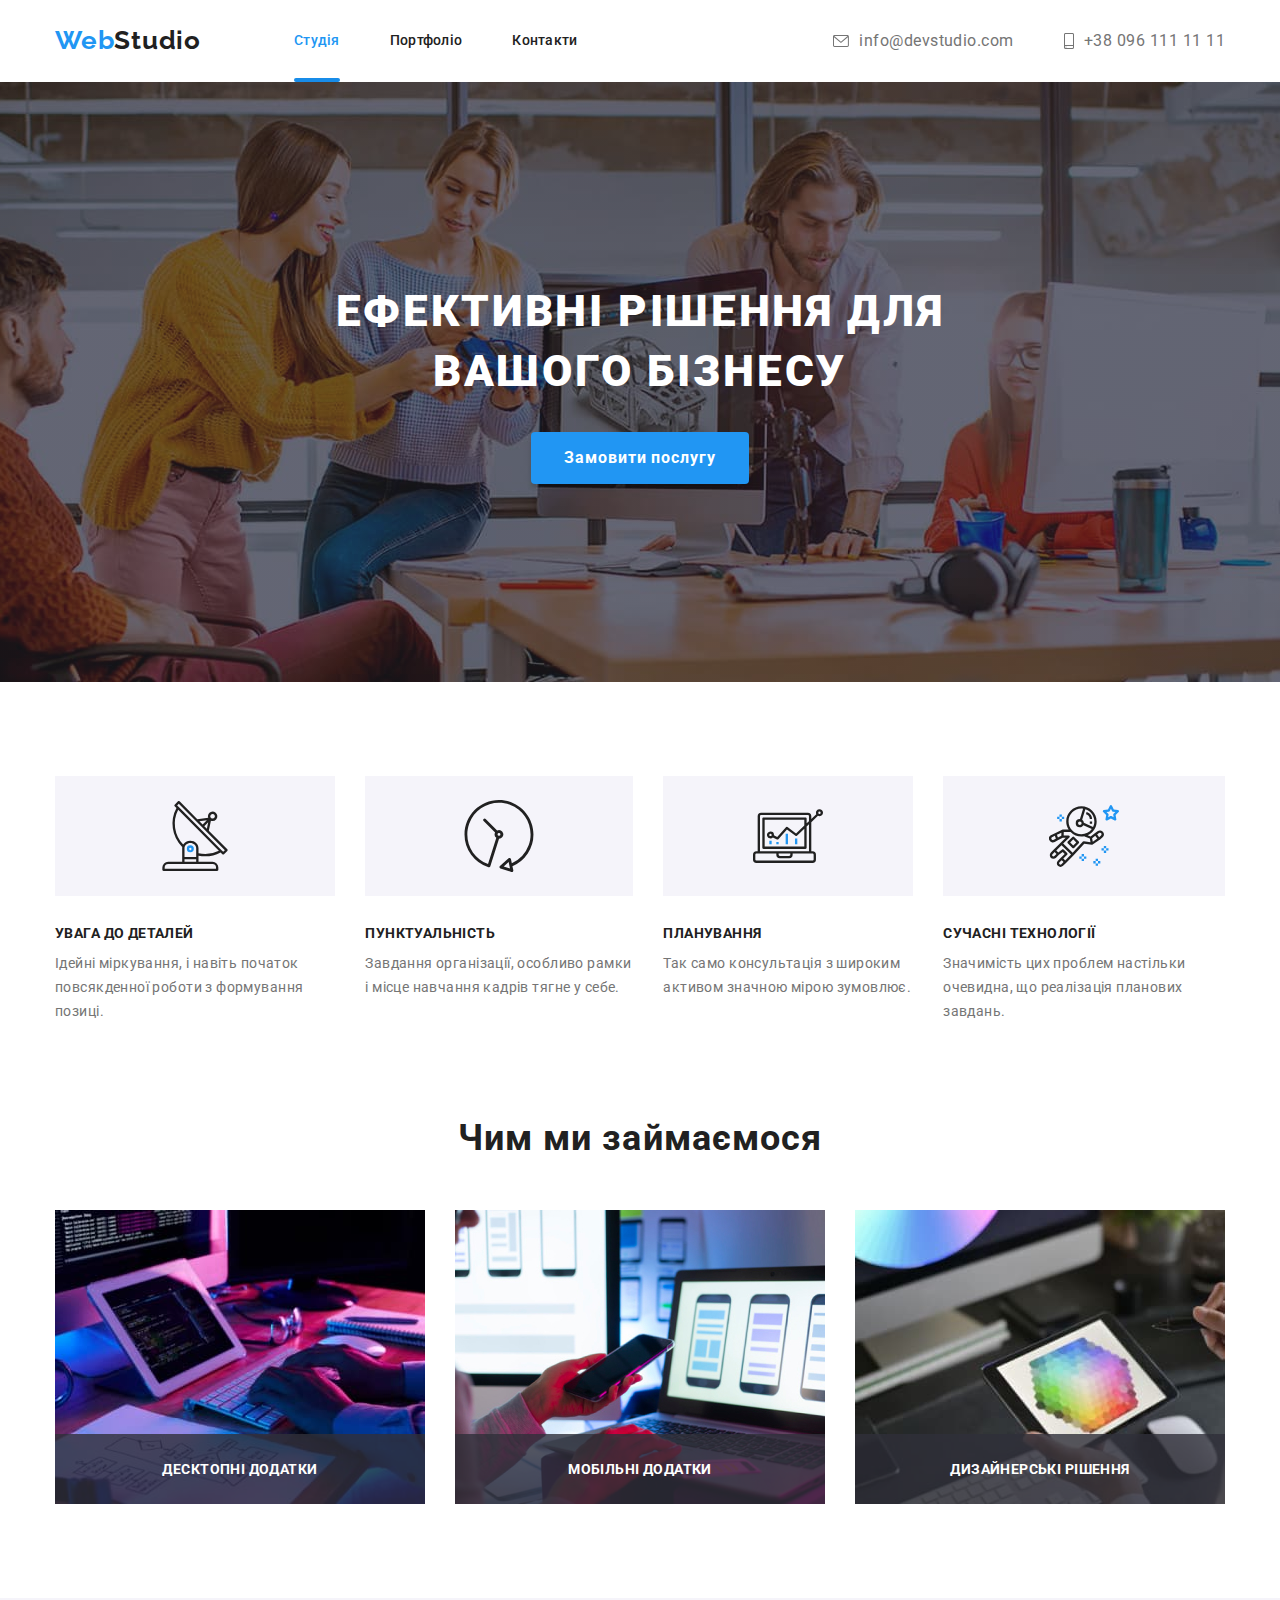
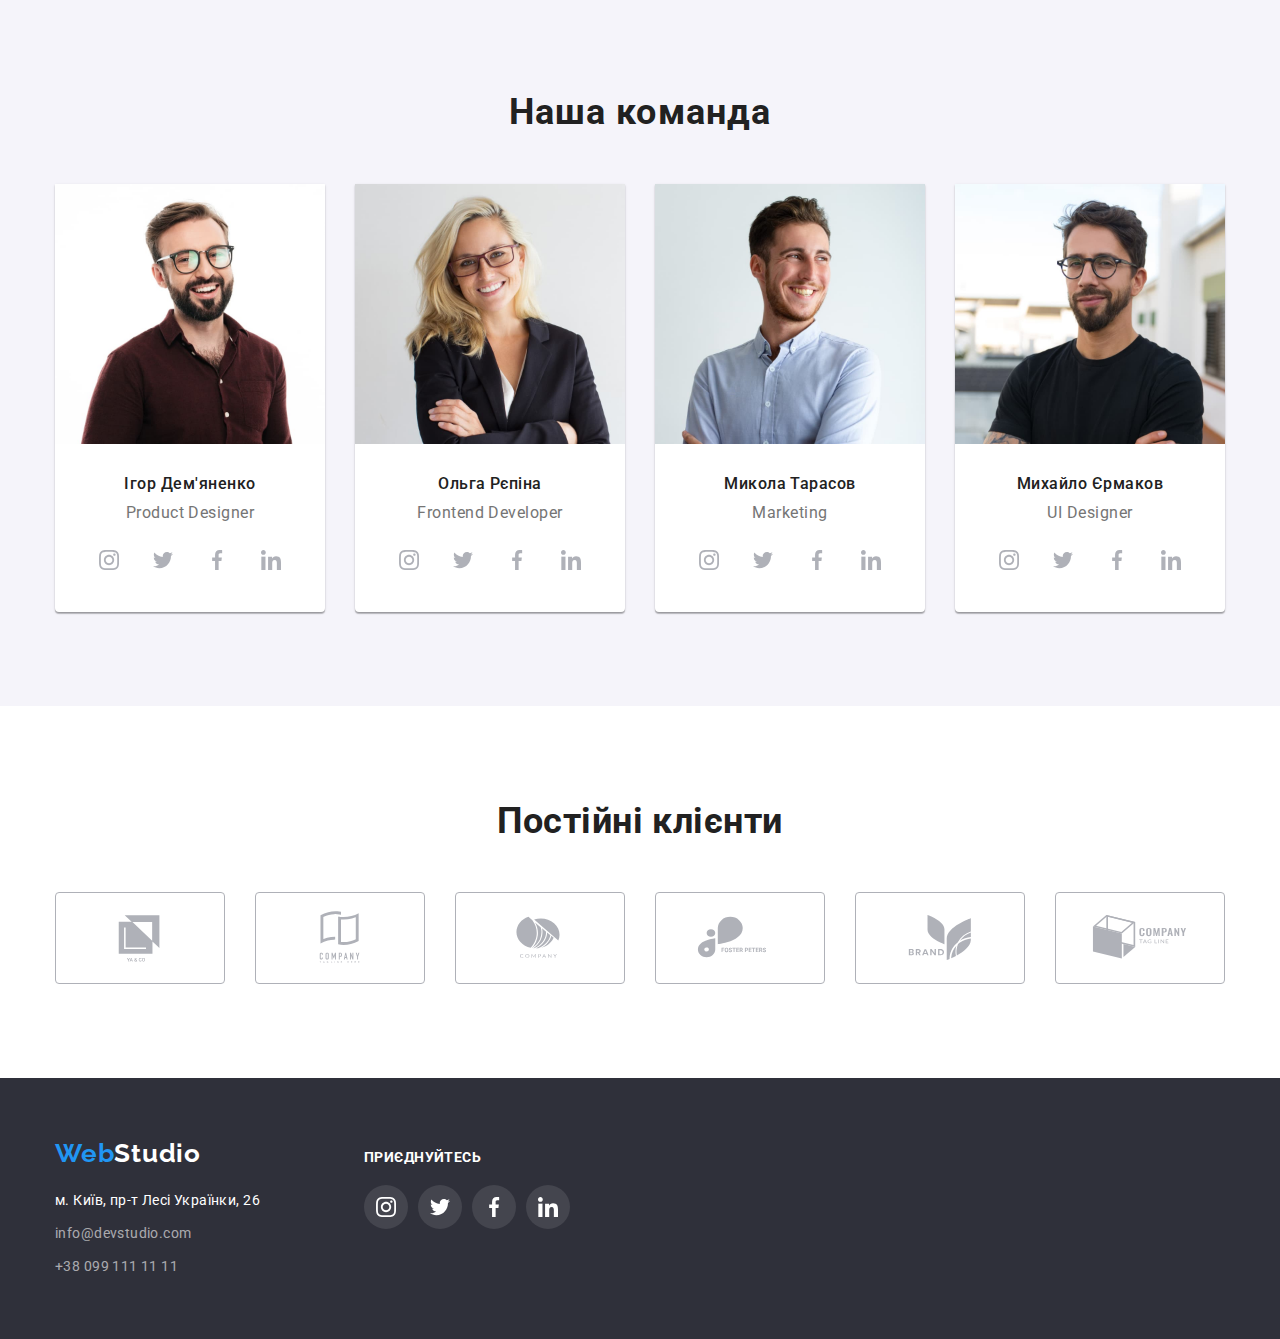
<file: index.html>
<!DOCTYPE html>
<html lang="uk">
<head>
    <meta charset="UTF-8">
    <meta http-equiv="X-UA-Compatible" content="IE=edge">
    <meta name="viewport" content="width=device-width, initial-scale=1.0">
    <title>WebStudio</title>
    <link rel="preconnect" href="https://fonts.googleapis.com">
    <link rel="preconnect" href="https://fonts.gstatic.com" crossorigin>
    <link href="https://fonts.googleapis.com/css2?family=Raleway:wght@700&family=Roboto:wght@400;500;700;900&display=swap" rel="stylesheet">
    <link rel="stylesheet" href="https://cdn.jsdelivr.net/npm/modern-normalize@1.1.0/modern-normalize.min.css">
    <link rel="stylesheet" href="./styles/style.css">
</head>
<body>
    <!------------------------------------- Шапка сайта -------------------------------->
    
    <header class="">
    <div class="container page-header-container">
    <nav class="site-nav">
        <a lang="en" href="./index.html " class="logo link"><span class="web-logo">Web</span>Studio</a>
        <ul class="page-header-container">
            <li class="menu-item link-hover"><a href="./index.html" class="link current header-link">Cтудія</a></li>
            <li class="menu-item link-hover"><a href="./portfolio.html" class="link">Портфоліо</a></li>
            <li class="menu-item link-hover"><a href="" class="link">Контакти</a></li>
        </ul>
    </nav>
        <ul class="site-address">
            <li class="menu-address"><a class="nav-link link" href="mailto:info@devstudio.com">
            <svg class="address-link-icon" width="16px" height="12px" >
                <use href="./images/sprite.svg#icon-envelope" class="address-img">
                </use>
            </svg> info@devstudio.com
        </a>
            </li>
            <li class="menu-address"><a class="nav-link link" href="tel:+380961111111"><svg class="smartphone-link-icon" width="10px" height="16px" >
                <use href="./images/sprite.svg#icon-smartphone" class="address-img">
                </use>
            </svg>+38 096 111 11 11</a>
        </li>
        </ul>
    </div> 
    </header>  
   
    <!--------------------------------- Основной блок ---------------------------------------->
    <main>
    <!------------------------------------ Баннер -------------------------------------------->
    <section class="main-header overlay">
        <div class="container">
            <h1 class="main-text">Ефективні рішення для вашого бізнесу</h1>
            <button type="button" class="modal-button" data-modal-open>Замовити послугу</button>
        </div>
    </section>

    <!---------------------------------- Преимущества ---------------------------------------->

    <section class="section">
        <div class="container">
            <h2 class="visually-hidden">Особливості</h2>
            <ul class="main-flex">
                <li class="list-item">
                    <h3 class="caption-main">УВАГА ДО ДЕТАЛЕЙ</h3> 
                    <p class="paragraph">Ідейні міркування, і навіть початок повсякденної роботи з формування позиці.</p>  
                </li>
                <li class="list-item">
                    <h3 class="caption-main">ПУНКТУАЛЬНІСТЬ</h3>
                    <p class="paragraph">Завдання організації, особливо рамки і місце навчання кадрів тягне у себе.</p>
                </li>
                <li class="list-item">
                    <h3 class="caption-main">ПЛАНУВАННЯ</h3>
                    <p class="paragraph">Так само консультація з широким активом значною мірою зумовлює.</p>
                </li>
                <li class="list-item">
                    <h3 class="caption-main">СУЧАСНІ ТЕХНОЛОГІЇ</h3>
                    <p class="paragraph">Значимість цих проблем настільки очевидна, що реалізація планових завдань.</p>
                </li>
            </ul>
        </div>
    </section>

    <!---------------------------  Наша команда/примеры работ -------------------------------->

    <section class="section working-section">
        <div class="container">
            <h2 class="main-work">Чим ми займаємося</h2>
            <ul class="work-list">
                <li class="work-list-img"><img src="images/box1.jpg" alt="программування" width="370">
                <div class="work-list-bar"><b class="text-address-bar">Десктопні додатки</b></div>
            </li>
                <li class="work-list-img"><img src="images/box2.jpg" alt="налаштування" width="370">
                <div class="work-list-bar"><b class="text-address-bar">Мобільні додатки</b></div>
                </li>
                <li class="work-list-img"><img src="images/box3.jpg" alt="графічний дизайн" width="370">
                <div class="work-list-bar"><b class="text-address-bar">Дизайнерські рішення</b></div>
                </li>
            </ul>
        </div>
    </section>
    <section class="main-team section">
        <div class="container">
            <h2 class="team">Наша команда</h2>
            <ul class="team-list">
                <li class="frame-link">
                    <img src="images/igor.jpg" alt="дизайнер продукту" width="270">
                    <h3 class="team-item">Ігор Дем'яненко</h3>
                    <p class="paragraph-team" lang="en">Product Designer</p>
                    <ul class="social-list list">
                        <li class="social-list-item">
                    <a href="" class="social-list-link">
                    <svg lang="en" aria-label="instagram icon" class="social-list-icon">
                        <use href="./images/sprite.svg#icon-instagram" class="logo-img-team"></use>
                    </svg>
                    </a>
                        </li>
                        <li class="social-list-item">
                            <a href="" class="social-list-link">
                    <svg lang="en" aria-label="twitter icon" class="social-list-icon">
                        <use href="./images/sprite.svg#icon-twitter" class="logo-img-team"></use>
                    </svg>
                    </a>
                        </li>
                        <li class="social-list-item">
                            <a href="" class="social-list-link">
                    <svg lang="en" aria-label="facebook icon" class="social-list-icon">
                        <use href="./images/sprite.svg#icon-facebook" class="logo-img-team"></use>
                    </svg>
                    </a>
                        </li>
                        <li class="social-list-item">
                            <a href="" class="social-list-link">
                    <svg lang="en" aria-label="linkedin icon" class="social-list-icon">
                        <use href="./images/sprite.svg#icon-linkedin" class="logo-img-team"></use>
                    </svg>
                    </a>
                        </li>
                    </ul>
                </li>
                <li class="frame-link">
                    <img src="images/olga.jpg" alt="фронтенд" width="270">
                    <h3 class="team-item">Ольга Рєпіна</h3>
                    <p class="paragraph-team" lang="en">Frontend Developer</p>
                    <ul class="social-list list">
                        <li class="social-list-item">
                    <a href="" class="social-list-link">
                    <svg lang="en" aria-label="instagram icon" class="social-list-icon">
                        <use href="./images/sprite.svg#icon-instagram" class="logo-img-team"></use>
                    </svg>
                    </a>
                        </li>
                        <li class="social-list-item">
                            <a href="" class="social-list-link">
                    <svg lang="en" aria-label="twitter icon" class="social-list-icon">
                        <use href="./images/sprite.svg#icon-twitter" class="logo-img-team"></use>
                    </svg>
                    </a>
                        </li>
                        <li class="social-list-item">
                            <a href="" class="social-list-link">
                    <svg lang="en" aria-label="facebook icon" class="social-list-icon">
                        <use href="./images/sprite.svg#icon-facebook" class="logo-img-team"></use>
                    </svg>
                    </a>
                        </li>
                        <li class="social-list-item">
                            <a href="" class="social-list-link">
                    <svg lang="en" aria-label="linkedin icon" class="social-list-icon">
                        <use href="./images/sprite.svg#icon-linkedin" class="logo-img-team"></use>
                    </svg>
                    </a>
                        </li>
                    </ul>
                </li>
                <li class="frame-link">
                    <img src="images/mikola.jpg" alt="маркетинг" width="270">
                    <h3 class="team-item">Микола Тарасов</h3>
                    <p class="paragraph-team" lang="en">Marketing</p>
                    <ul class="social-list list">
                        <li class="social-list-item">
                    <a href="" class="social-list-link">
                    <svg lang="en" aria-label="instagram icon" class="social-list-icon">
                        <use href="./images/sprite.svg#icon-instagram" class="logo-img-team"></use>
                    </svg>
                    </a>
                        </li>
                        <li class="social-list-item">
                            <a href="" class="social-list-link">
                    <svg lang="en" aria-label="twitter icon" class="social-list-icon">
                        <use href="./images/sprite.svg#icon-twitter" class="logo-img-team"></use>
                    </svg>
                    </a>
                        </li>
                        <li class="social-list-item">
                            <a href="" class="social-list-link">
                    <svg lang="en" aria-label="facebook icon" class="social-list-icon">
                        <use href="./images/sprite.svg#icon-facebook" class="logo-img-team"></use>
                    </svg>
                    </a>
                        </li>
                        <li class="social-list-item">
                            <a href="" class="social-list-link">
                    <svg lang="en" aria-label="linkedin icon" class="social-list-icon">
                        <use href="./images/sprite.svg#icon-linkedin" class="logo-img-team"></use>
                    </svg>
                    </a>
                        </li>
                    </ul>
                </li>
                <li class="frame-link">
                    <img src="images/mihail.jpg" alt="дизайнер" width="270">
                    <h3 class="team-item">Михайло Єрмаков</h3>
                    <p class="paragraph-team" lang="en">UI Designer</p>
                    <ul class="social-list list">
                        <li class="social-list-item">
                    <a href="" class="social-list-link">
                    <svg lang="en" aria-label="instagram icon" class="social-list-icon">
                        <use href="./images/sprite.svg#icon-instagram" class="logo-img-team"></use>
                    </svg>
                    </a>
                        </li>
                        <li class="social-list-item">
                            <a href="" class="social-list-link">
                    <svg lang="en" aria-label="twitter icon" class="social-list-icon">
                        <use href="./images/sprite.svg#icon-twitter" class="logo-img-team"></use>
                    </svg>
                    </a>
                        </li>
                        <li class="social-list-item">
                            <a href="" class="social-list-link">
                    <svg lang="en" aria-label="facebook icon" class="social-list-icon">
                        <use href="./images/sprite.svg#icon-facebook" class="logo-img-team"></use>
                    </svg>
                    </a>
                        </li>
                        <li class="social-list-item">
                            <a href="" class="social-list-link">
                    <svg lang="en" aria-label="linkedin icon" class="social-list-icon">
                        <use href="./images/sprite.svg#icon-linkedin" class="logo-img-team"></use>
                    </svg>
                    </a>
                        </li>
                    </ul>
                </li>
            </ul>
        </div>
    </section>
    </main>

    <!-------------------------------  Постійні клієнти  ------------------------------------>

    <section class="section">
        <div class="container">
        <h2 class="clients">Постійні клієнти</h2>
        <ul class="icon-clients">
            <li class="clients-block">
                <a href="" class="clients-block-link">
                <svg lang="en" aria-label="client company" class="clients-block-icon" width="106px" height="60px">
                    <use href="./images/sprite.svg#icon-union" class="logo-img"></use>
                </svg>
                </a>
            </li>
            <li class="clients-block">
                <a href="" class="clients-block-link">
                <svg lang="en" aria-label="client company" class="clients-block-icon" width="106px" height="60px">
                    <use href="./images/sprite.svg#icon-group1" class="logo-img"></use>
                </svg>
                </a>
            </li>
            <li class="clients-block"><a href="" class="clients-block-link">
                <svg lang="en" aria-label="client company" class="clients-block-icon" width="106px" height="60px">
                    <use href="./images/sprite.svg#icon-group2" class="logo-img"></use>
                </svg>
                </a>
            </li>
            <li class="clients-block"><a href="" class="clients-block-link">
                <svg lang="en" aria-label="client company" class="clients-block-icon" width="106px" height="60px">
                    <use href="./images/sprite.svg#icon-group" class="logo-img"></use>
                </svg>
                </a>
            </li>
            <li class="clients-block"><a href="" class="clients-block-link">
                <svg lang="en" aria-label="client company" class="clients-block-icon" width="106px" height="60px">
                    <use href="./images/sprite.svg#icon-group3" class="logo-img"></use>
                </svg>
                </a>
            </li>
            <li class="clients-block"><a href="" class="clients-block-link">
            <svg lang="en" aria-label="client company" class="clients-block-icon" width="106px" height="60px">
            <use href="./images/sprite.svg#icon-group4" class="logo-img"></use>
            </svg>
            </a>
            </li>
        </ul>
        </div>
    </section>
    <!--------------------------------- Адресс Футер ----------------------------------------->

    <footer class="footer">
    <div class="container box-web">
    <div>
        <div class="logo-footer">
        <a lang="en" href="./index.html" class="logo link"><span class="web-logo">Web</span><span class="web-logo-foot">Studio</span></a>
        </div>
        <address class="address-nav site-address-foot">
        <ul class="site-address-foot">
        <li class="link-margin"><a href="https://goo.gl/maps/dq6vSJGT3PLLCz8e8" class="link footer-address" target="_blank" rel="noopener noreferrer nofollow"><p class="address-link">м. Київ, пр-т Лесі Українки, 26</p></a></li>
        <li class="link-margin"><a href="mailto:info@devstudio.com" class="footer-address link">info@devstudio.com</a></li>
        <li class="link-margin"><a href="tel:+380991111111" class="footer-address link tel">+38 099 111 11 11</a></li>
        </ul>
        </address>
    </div>
    <div class="footer-links">
        <b class="text-address">Приєднуйтесь</b>
        <ul class="social-list-address list">
            <li class="">
        <a href="" class="social-list-item">
        <svg lang="en" aria-label="instagram icon" class="social-list-icon-footer">
            <use href="./images/sprite.svg#icon-instagram" class="logo-img-team"></use>
        </svg>
        </a>
            </li>
            <li class="">
                <a href="" class="social-list-item">
        <svg lang="en" aria-label="twitter icon" class="social-list-icon-footer">
            <use href="./images/sprite.svg#icon-twitter" class="logo-img-team"></use>
        </svg>
        </a>
            </li>
            <li class="">
                <a href="" class="social-list-item">
        <svg lang="en" aria-label="facebook icon" class="social-list-icon-footer">
            <use href="./images/sprite.svg#icon-facebook" class="logo-img-team"></use>
        </svg>
        </a>
            </li>
            <li class="">
                <a href="" class="social-list-item">
        <svg lang="en" aria-label="linkedin icon" class="social-list-icon-footer">
            <use href="./images/sprite.svg#icon-linkedin" class="logo-img-team"></use>
        </svg>
        </a>
            </li>
        </ul>
    </div>
    </div>
    </footer>

    <div class="backdrop is-hidden" data-modal>
        <div class="modal">
            <button type="button" class="modal-close-btn" data-modal-close>
                <svg class="modal-close-icon" width="18px" height="18px">
                    <use href="./images/sprite.svg#icon-close"></use>
                </svg>
            </button>
        </div>
    </div>
    <script src="./js/modal.js"></script>
</body>
</html>
</file>
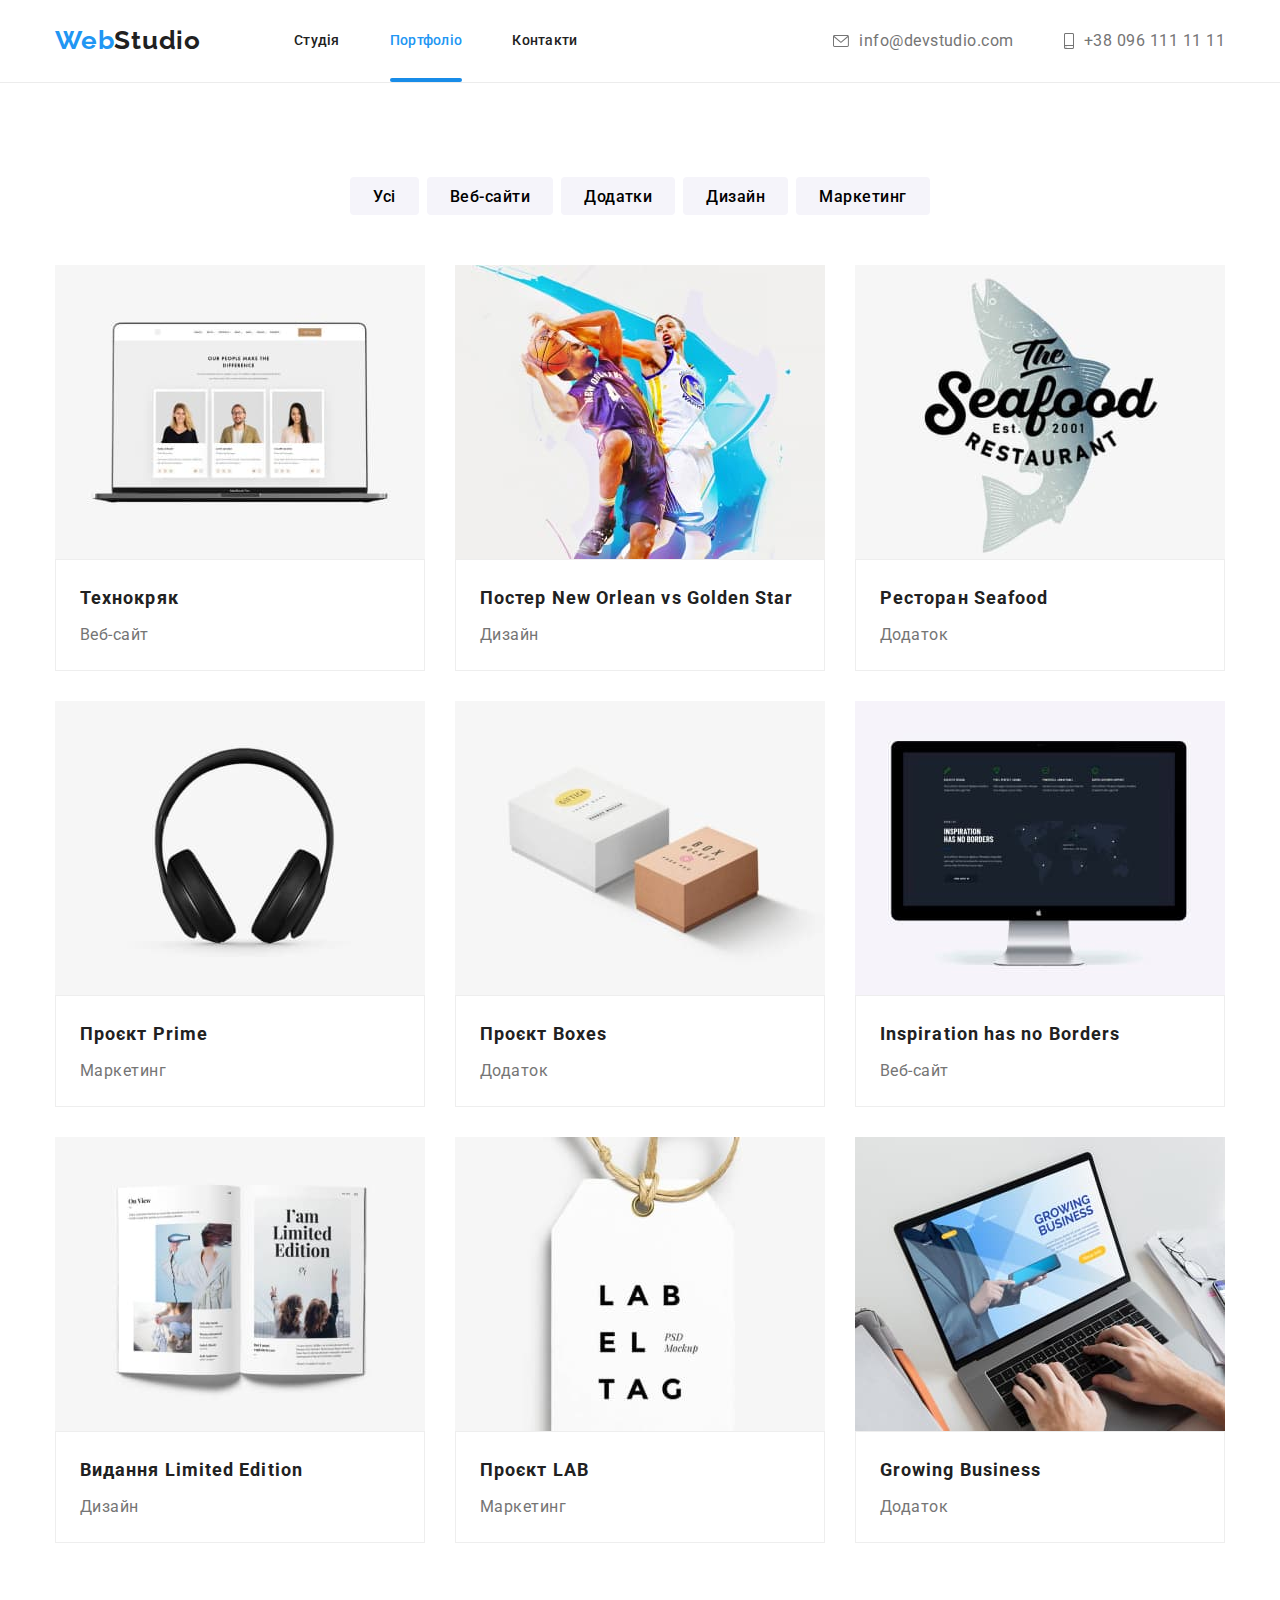
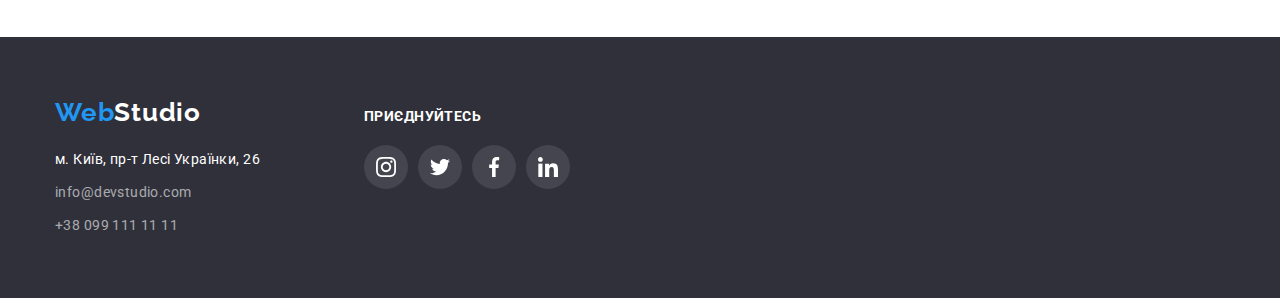
<file: portfolio.html>
<!DOCTYPE html>
<html lang="uk">
<head>
    <meta charset="UTF-8">
    <meta http-equiv="X-UA-Compatible" content="IE=edge">
    <meta name="viewport" content="width=device-width, initial-scale=1.0">
    <title>Портфоліо</title>
    <link rel="preconnect" href="https://fonts.googleapis.com">
    <link rel="preconnect" href="https://fonts.gstatic.com" crossorigin>
    <link href="https://fonts.googleapis.com/css2?family=Raleway:wght@700&family=Roboto:wght@400;500;700;900&display=swap" rel="stylesheet">
    <link rel="stylesheet" href="https://cdn.jsdelivr.net/npm/modern-normalize@1.1.0/modern-normalize.min.css">
    <link rel="stylesheet" href="./styles/style.css">
</head>
<body>

 <!------------------------------------ Шапка сайта --------------------------->
 
  <header class="head-header">
    <div class="container page-header-container">
    <nav class="site-nav">
        <a lang="en" href="./index.html " class="logo link"><span class="web-logo">Web</span>Studio</a>
        <ul class="page-header-container link-hover">
            <li class="menu-item"><a href="./index.html" class="link">Cтудія</a></li>
            <li class="menu-item"><a href="./portfolio.html" class="link current header-link">Портфоліо</a></li>
            <li class="menu-item"><a href="" class="link">Контакти</a></li>
        </ul>
    </nav>
        <ul class="site-address">
            <li class="menu-address"><a class="nav-link link" href="mailto:info@devstudio.com">
            <svg class="address-link-icon" width="16px" height="12px" >
                <use href="./images/sprite.svg#icon-envelope" class="address-img">
                </use>
            </svg> info@devstudio.com
        </a>
            </li>
            <li class="menu-address"><a class="nav-link link" href="tel:+380961111111"><svg class="smartphone-link-icon" width="10px" height="16px" >
                <use href="./images/sprite.svg#icon-smartphone" class="address-img">
                </use>
            </svg>+38 096 111 11 11</a>
        </li>
        </ul>
    </div> 
    </header>
  
  <!----------------------------------- Main panel --------------------------->
<main>
  <section class="section">
  <div class="container">
  <h1 class="visually-hidden">Портфоліо</h1>
  <ul class="button-nav">
    <li>
      <button type="button" class="active-button button-portfolio">Усі</button>
    </li>
    <li>
      <button type="button" class="active-button button-portfolio">Веб-сайти</button>
    </li>
    <li>
      <button type="button" class="active-button button-portfolio">Додатки</button>
    </li>
    <li>
      <button type="button" class="active-button button-portfolio">Дизайн</button>
    </li>
    <li>
      <button type="button" class="active-button button-portfolio">Маркетинг</button>
    </li>
  </ul>
</div>

  <!------------------------------- Main photo ------------------------------>

  <h2 class="visually-hidden">Приклади робіт</h2>
  <div class="container">
  <ul class="main-portfolio">
    <li class="portfolio-item">
      <a href="" class="link portfolio-boks-link">
      <div class="portfolio-wrapper">
      <img src="./images/image/tehnokriak.jpg" alt="сайт" width="370">
      <p class="overlay-portfolio text-overlay">Ресурс пропонує комплексні пропозиції з різним рівнем функціоналу та сервісів. Все це дозволить відвідувачу отримати вичерпні відомості про компанію чи приватну особу.</p>
    </div>
     <div class="portfolio-text-block"> 
      <h3 class="caption-portfolio">Технокряк</h3>
      <p class="paragraph-portfolio">Веб-сайт</p>
    </div>
  </a>
    </li>
    <li class="portfolio-item">
      <a href="" class="link portfolio-boks-link">
      <div class="portfolio-wrapper">
      <img src="./images/image/poster.jpg" alt="постер" width="370">
      <p class="overlay-portfolio text-overlay">Ресурс пропонує комплексні пропозиції з різним рівнем функціоналу та сервісів. Все це дозволить відвідувачу отримати вичерпні відомості про компанію чи приватну особу.</p>
      </div>
      <div class="portfolio-text-block">
      <h3 class="caption-portfolio">Постер New Orlean vs Golden Star</h3>
      <p class="paragraph-portfolio">Дизайн</p>
      </div>
    </a>
    </li>
    <li class="portfolio-item">
      <a href="" class="link portfolio-boks-link">
        <div class="portfolio-wrapper">
      <img src="./images/image/restoran.jpg" alt="баннер ресторану" width="370">
      <p class="overlay-portfolio text-overlay">Ресурс пропонує комплексні пропозиції з різним рівнем функціоналу та сервісів. Все це дозволить відвідувачу отримати вичерпні відомості про компанію чи приватну особу.</p>
    </div>
      <div class="portfolio-text-block">
      <h3 class="caption-portfolio">Ресторан Seafood</h3>
      <p class="paragraph-portfolio">Додаток</p>
      </div>
    </a>
    </li>
    <li class="portfolio-item">
      <a href="" class="link portfolio-boks-link">
        <div class="portfolio-wrapper">
      <img src="./images/image/prime.jpg" alt="навушники" width="370">
      <p class="overlay-portfolio text-overlay">Ресурс пропонує комплексні пропозиції з різним рівнем функціоналу та сервісів. Все це дозволить відвідувачу отримати вичерпні відомості про компанію чи приватну особу.</p>
    </div>
      <div class="portfolio-text-block">
      <h3 class="caption-portfolio">Проєкт Prime</h3>
      <p class="paragraph-portfolio">Маркетинг</p>
      </div>
    </a>
    </li>
    <li class="portfolio-item">
      <a href="" class="link portfolio-boks-link">
        <div class="portfolio-wrapper">
      <img src="./images/image/boxes.jpg" alt="коробки" width="370">
      <p class="overlay-portfolio text-overlay">Ресурс пропонує комплексні пропозиції з різним рівнем функціоналу та сервісів. Все це дозволить відвідувачу отримати вичерпні відомості про компанію чи приватну особу.</p>
    </div>
      <div class="portfolio-text-block">
      <h3 class="caption-portfolio">Проєкт Boxes</h3>
      <p class="paragraph-portfolio">Додаток</p>
      </div>
    </a>
    </li>
    <li class="portfolio-item">
      <a href="" class="link portfolio-boks-link">
        <div class="portfolio-wrapper">
      <img src="./images/image/borders.jpg" alt="монітор" width="370">
      <p class="overlay-portfolio text-overlay">Ресурс пропонує комплексні пропозиції з різним рівнем функціоналу та сервісів. Все це дозволить відвідувачу отримати вичерпні відомості про компанію чи приватну особу.</p>
    </div>
      <div class="portfolio-text-block">
      <h3 class="caption-portfolio">Inspiration has no Borders</h3>
      <p class="paragraph-portfolio">Веб-сайт</p>
      </div>
    </a>
    </li>
    <li class="portfolio-item">
      <a href="" class="link portfolio-boks-link">
        <div class="portfolio-wrapper">
      <img src="./images/image/limited.jpg" alt="книга" width="370">
      <p class="overlay-portfolio text-overlay">Ресурс пропонує комплексні пропозиції з різним рівнем функціоналу та сервісів. Все це дозволить відвідувачу отримати вичерпні відомості про компанію чи приватну особу.</p>
    </div>
      <div class="portfolio-text-block">
      <h3 class="caption-portfolio">Видання Limited Edition</h3>
      <p class="paragraph-portfolio">Дизайн</p>
      </div>
    </a>
    </li>
    <li class="portfolio-item">
      <a href="" class="link portfolio-boks-link">
        <div class="portfolio-wrapper">
      <img src="./images/image/lab.jpg" alt="бірка" width="370">
      <p class="overlay-portfolio text-overlay">Ресурс пропонує комплексні пропозиції з різним рівнем функціоналу та сервісів. Все це дозволить відвідувачу отримати вичерпні відомості про компанію чи приватну особу.</p>
    </div>
      <div class="portfolio-text-block">
      <h3 class="caption-portfolio">Проєкт LAB</h3>
      <p class="paragraph-portfolio">Маркетинг</p>
      </div>
    </a>
    </li>
    <li class="portfolio-item">
      <a href="" class="link portfolio-boks-link">
        <div class="portfolio-wrapper">
      <img src="./images/image/busnes.jpg" alt="ноутбук" width="370">
      <p class="overlay-portfolio text-overlay">Ресурс пропонує комплексні пропозиції з різним рівнем функціоналу та сервісів. Все це дозволить відвідувачу отримати вичерпні відомості про компанію чи приватну особу.</p>
    </div>
      <div class="portfolio-text-block">
      <h3 class="caption-portfolio">Growing Business</h3>
      <p class="paragraph-portfolio">Додаток</p>
      </div>
    </a>
    </li>
  </ul>
</div>

</section>
</main>

    <!---------------------------------- Адресс -------------------------------->

<footer class="footer">
      <div class="container box-web">
      <div>
          <div class="logo-footer">
          <a lang="en" href="./index.html" class="logo link"><span class="web-logo">Web</span><span class="web-logo-foot">Studio</span></a>
          </div>
          <address class="address-nav site-address-foot">
          <ul class="site-address-foot">
          <li class="link-margin"><a href="https://goo.gl/maps/dq6vSJGT3PLLCz8e8" class="link footer-address" target="_blank" rel="noopener noreferrer nofollow"><p class="address-link">м. Київ, пр-т Лесі Українки, 26</p></a></li>
          <li class="link-margin"><a href="mailto:info@devstudio.com" class="footer-address link">info@devstudio.com</a></li>
          <li class="link-margin"><a href="tel:+380991111111" class="footer-address link tel">+38 099 111 11 11</a></li>
          </ul>
          </address>
      </div>
      <div class="footer-links">
          <b class="text-address">Приєднуйтесь</b>
          <ul class="social-list-address list">
              <li class="">
          <a href="" class="social-list-item">
          <svg lang="en" aria-label="instagram icon" class="social-list-icon-footer">
              <use href="./images/sprite.svg#icon-instagram" class="logo-img-team"></use>
          </svg>
          </a>
              </li>
              <li class="">
                  <a href="" class="social-list-item">
          <svg lang="en" aria-label="twitter icon" class="social-list-icon-footer">
              <use href="./images/sprite.svg#icon-twitter" class="logo-img-team"></use>
          </svg>
          </a>
              </li>
              <li class="">
                  <a href="" class="social-list-item">
          <svg lang="en" aria-label="facebook icon" class="social-list-icon-footer">
              <use href="./images/sprite.svg#icon-facebook" class="logo-img-team"></use>
          </svg>
          </a>
              </li>
              <li class="">
                  <a href="" class="social-list-item">
          <svg lang="en" aria-label="linkedin icon" class="social-list-icon-footer">
              <use href="./images/sprite.svg#icon-linkedin" class="logo-img-team"></use>
          </svg>
          </a>
              </li>
          </ul>
      </div>
      </div>
</footer>
</body>
</html>
</file>
<file: styles/style.css>
:root {
    --primary-text-color: #212121 ;
    --title-text-color: #212121;
    --secondary-text-color: #757575;
    --acent-color: #2196F3;
    --primary-white-color: #FFFFFF;
    --primary-bg-color: #2F303A;
    --secondary-bg-color: #F5F4FA;
    --main-bg-color: #FFFFFF;
    --button-main-color: #188CE8;
    --logo-main-color: black;
    --line-bg-color: #ECECEC;
    --timing-animation: cubic-bezier(0.4, 0, 0.2, 1);
}
html {
    box-sizing: border-box;
}
*, *::before, *::after {
    box-sizing: inherit;
}
body {
    font-family: 'Roboto', sans-serif;
    /* font-size: 14px; */
    letter-spacing: 0.03em;
    background-color: var(--primary-white-color);
    color: var(--primary-text-color) ;
}
h1, h2, h3, h4, p {
    margin-top: 0;
    margin-bottom: 0;
}
ul, ol {
    margin-top: 0;
    margin-bottom: 0;
    margin-left: 0;  
    padding-inline-start: 0;
}

img {
    display: block;
}
button {cursor: pointer;
    opacity: 1;
    visibility: visible;
    pointer-events: auto;
}

.logo {
    color: var(--logo-main-color);
    font-family: 'Raleway';
    font-weight: 700;
    font-size: 26px;
    line-height: 1.19;
    letter-spacing: 0.03em;
    margin-right: 93px;
    padding-top: 24px;
    padding-bottom: 25px;
}
.web-logo {
    color: var(--acent-color);
}
/*----------------------------------- Разметка сайта -------------------------------------- */
.container {
    margin-left: auto;
    margin-right: auto;
    width: 1200px;
    padding-left: 15px;
    padding-right: 15px;
}
.page-header-container {
    display: flex;
    align-items: center;
    gap: 50px;
}
.page-header-bg {
    background-color: var(--primary-white-color);
}

.menu-item {
    display: flex;
    position: relative;
    color: var(--primary-text-color);
    font-weight: 500;
    font-size: 14px;
    line-height: 1.14;
    letter-spacing: 0.02em;
    align-items: center;
    margin-left: auto;

}
.menu-item .link {
    padding-top: 32px;
    padding-bottom: 32px;
}

/*--------------------------------------   Навигация сайта  ----------------------------------- */
.site-nav a
{
color: var(--primary-text-color);
}
.site-nav {
    display: flex;
}
.site-address {
    display: flex;
    column-gap: 50px;
    margin-left: auto;
}
.site-address-foot {
    display: inline-block;
    margin-left: auto;
    padding-left: auto; 

}
.site-nav .link.current {
color: var(--acent-color);
}
.site-address a 
{ color: var(--secondary-text-color);}

.header-link::after {
    content: '';
    position: absolute;
   bottom: -1px;
   left: 0;
   display: block;
   width: 100%;
   height: 4px;
    background-color: #188CE8;
    border-radius: 2px;
}

.link-hover .link:hover, 
.link-hover .link:focus 
{
    color: var(--acent-color);
    transition: 250ms var(--timing-animation);
}


.site-address .link:hover,
.site-address .link:focus
{
    color: var(--acent-color);
    transition: 250ms var(--timing-animation);
}

.footer-address:hover,
.footer-address:focus {
    color: var(--acent-color);
    transition: 250ms var(--timing-animation);
}

.address a
{
color: var(--primary-text-color);
}

ul {list-style: none;}
.link {text-decoration: none;}

.menu-address .link {
    display: flex;
    padding-top: 32px;
    padding-bottom: 32px;
}
.head-header {
    border-bottom: 1px solid #ECECEC;
}
/*--------------------------------------- Кнопки ---------------------------------------*/
.modal-button {
    font-family: 'Roboto';
    font-weight: 700;
    font-size: 16px;
    line-height: 1.87;
    display: inline-block;
    min-width: 216px;
    margin-top: 30px;
    padding: 10px 32px;
    align-items: center;
    text-align: center;
    letter-spacing: 0.06em;
    color: var(--primary-white-color);
    background-color: var(--acent-color);
    box-shadow: 0px 4px 4px rgba(0, 0, 0, 0.15);
    border-radius: 4px;
    border: 1px solid transparent;
}
.modal-button:hover,
.modal-button:focus {
    background-color: var(--button-main-color);
    transition: 250ms var(--timing-animation);
}
.active-button {
    font-family: 'Roboto';
    font-weight: 500;
    font-size: 16px;
    line-height: 1.62;
    text-align: center;
    letter-spacing: 0.03em;
    padding: 6px 22px;
    max-height: 38px;
    left: 846px;
    top: 174px;
    background: var(--secondary-bg-color);
    border-radius: 4px;
    border: 1px solid transparent;
    }
.button-portfolio:hover ,
.button-portfolio:focus {
    box-shadow: 0px 2px 2px 0px rgba(0, 0, 0, 0.12), 0px 1px 2px 0px rgba(0, 0, 0, 0.08);
    
    
    transition: 250ms var(--timing-animation);
}

.active-button:hover,
.active-button:focus {
    background-color: var(--acent-color);
    color: var(--primary-white-color);
    transition: 250ms var(--timing-animation);
}
.button-nav {
    display: flex;
    gap: 8px;
    justify-content: center;
    margin-bottom: 50px;
}

/*----------------------------------------------- main ------------------------------------------ */
.main-text {
    width: 696px;
    margin-left: auto;
    margin-right: auto;
    font-weight: 900;
    font-size: 44px;
    line-height: 1.36;
    text-align: center;
    letter-spacing: 0.06em;
    text-transform: uppercase;
    color: var(--primary-white-color);
}
.overlay {
    max-width: 1600px;
    height: 600px;
    margin-left: auto;
    margin-right: auto;
    background-color: var(--primary-bg-color);
    background-image: linear-gradient( to right, rgba(47, 48, 58, 0.4), rgba(47, 48, 58, 0.4)), url(../images/imghead.jpg);
    background-repeat: no-repeat;
    background-position: center;
    background-size: cover;
}
.list-item::before {
    display: block;
    content: '';
    height: 120px;
    background-color: var(--secondary-bg-color);
    background-size: contain;
    background-repeat: no-repeat;
    background-position: center;
    margin-bottom: 30px;
    background-size: 70px, 70px;
}
.list-item:nth-child(1)::before {
    background-image: url(../images/antenna.svg);
}
.list-item:nth-child(2)::before {
    background-image: url(../images/Vector.svg);
}
.list-item:nth-child(3)::before {
    background-image: url(../images/diagram.svg);
}
.list-item:nth-child(4)::before {
    background-image: url(../images/astronaut.svg);
}

.icon-clients {
    display: flex;
    gap: 30px;
}
.clients-block-link {
    display: flex;
    width: 170px;
    height: 92px;
    border-radius: 4px;
    align-items: center;
    justify-content: center;
    width: 100%;
    height: 100%;
    fill: #AFB1B8;
}

.clients-block {
    display: flex;
    align-items: center;
    justify-content: center;
    width: 170px;
    height: 92px;
    border: 1px solid #AFB1B8;
    border-radius: 4px;
    transition: border-color 250ms var(--timing-animation);

}
.social-list-item:hover,
.social-list-item:focus {
    background-color: var(--acent-color);
    transition: 250ms var(--timing-animation);
}
/*-------------------------- icon ----------------------*/
.social-list {
    display: flex;
    justify-content: center;
    column-gap: 10px;
    margin-bottom: 30px;
}
.social-list-link {
    display: flex;
    align-items: center;
    justify-content: center;
    width: 44px;
    height: 44px;
    border-radius: 50%;
}
.social-list-item {
    display: flex;
    align-items: center;
    justify-content: center;
    width: 44px;
    height: 44px;
    border-radius: 50%;
    background-color: rgba(255, 255, 255, 0.1);
}
.social-list-icon {
   width: 20px;
   height: 20px;  
   fill: #AFB1B8;
}
.social-list-icon-footer {
    width: 20px;
   height: 20px;  
   fill: var(--primary-white-color);
}
.social-list-address {
    display: flex;
    justify-content: center;
    column-gap: 10px;
}

.social-list-link:hover,
.social-list-link:focus {
    background-color: var(--acent-color);
    transition: 250ms var(--timing-animation);
}
.social-list-link:hover .social-list-icon,
.social-list-link:focus .social-list-icon {
    fill: var(--primary-white-color);
    transition: 250ms var(--timing-animation);
}
.clients-block-link:hover .clients-block-icon,
.clients-block-link:focus .clients-block-icon {
    fill: var(--acent-color);
    transition: 250ms var(--timing-animation);
}
.clients-block:hover,
.clients-block:focus {
    border-color: var(--acent-color);
    transition: 250ms var(--timing-animation);
}
.nav-link {
    display: flex;
    align-items: center;
    color: #757575;  
}
.address-link-icon {
    width: 16px;
    height: 12px;
    margin-right: 10px;
    fill: currentColor;
    }
.smartphone-link-icon {
    width: 10px;
    height: 16px;
    margin-right: 10px;
    fill: currentColor; 
}
.footer-links {
    margin-left: 70px;
}
.text-address {
    color: var(--primary-white-color);
    line-height: 16.41px;
    font-size: 14px;
    display: block;
    letter-spacing: 0.03em;
    text-transform: uppercase;
    margin-bottom: 20px;
}
.box-web {
    display: flex;
    align-items: baseline;
}
/* ----------------------------------------------------------- */
.main-header {
    text-align: center;
    background-color: var(--primary-bg-color);
    padding-top: 200px;
    padding-bottom: 200px;
}

.main-work {
    font-size: 36px;
    line-height: 1.16;
    text-align: center;
    letter-spacing: 0.03em;
    color: var(--primary-text-color);
    margin-bottom: 50px;
}
.section {
    padding-top: 94px;
    padding-bottom: 94px;
}
.working-section {
    padding-top: 0px;
}


/*--------------------------------------- Преимущества / Portfolio --------------------------------------------*/
.visually-hidden {
    position: absolute;
      white-space: nowrap;
      width: 1px;
      height: 1px;
      overflow: hidden;
      border: 0;
      padding: 0;
      clip: rect(0 0 0 0);
      clip-path: inset(50%);
      margin: -1px;
  }
.caption-main {
    font-weight: 700;
    font-size: 14px;
    line-height: 1.14;
    letter-spacing: 0.03em;
    text-transform: uppercase;
    color: var(--primary-text-color);
    margin-bottom: 10px;
}
.caption-portfolio {
    font-weight: 700;
    font-size: 18px;
    line-height: 2;
    letter-spacing: 0.06em;
    color: var(--primary-text-color);
    margin-bottom: 4px;
}
.portfolio-item {
    background: var(--primary-white-color);
}
.portfolio-text-block {
    padding-top: 20px;
    padding-bottom: 20px;
    padding-left: 24px;
    border: 1px solid #EEEEEE;
}
.portfolio-boks-link {
    display: block;
    width: 100%;
}
.portfolio-boks-link:hover ,
.portfolio-boks-link:focus {
    box-shadow: 0px 4px 4px rgba(0, 0, 0, 0.25);
    transition: 250ms cubic-bezier(0.4, 0, 0.2, 1);
}
/*-------------------------------- Paragraph-------------------------------------- */
.paragraph {
    font-size: 14px;
    line-height: 1.71;
    letter-spacing: 0.03em;
    color: var(--secondary-text-color);
}
.paragraph-team {
    font-size: 16px;
    line-height: 1.18;
    text-align: center;
    letter-spacing: 0.03em;
    color: var(--secondary-text-color);
    margin-bottom: 16px;
    font-weight: 400;
    font-size: 16px;
    line-height: 1.19;
    text-align: center;
}
.paragraph-portfolio {
    font-size: 16px;
    line-height: 1.87;
    letter-spacing: 0.03em;
    color: var(--secondary-text-color);
}
/*------------------------------------------------- team ---------------------------------------------*/
.main-team {
    background-color: var(--secondary-bg-color);   
}
 
.team {
    font-weight: 700;
    font-size: 36px;
    line-height: 1.16;
    text-align: center;
    letter-spacing: 0.03em;
    color: var(--primary-text-color);
    margin-bottom: 50px;
    }
.clients {
    font-weight: 700;
    font-size: 36px;
    line-height: 1.17;
    text-align: center;
    margin-bottom: 50px;
    color: var(--title-text-color);
}

/*------------------------------------ Наша команда  --------------------------------*/

.frame-link {
    background: var(--main-bg-color);
    box-shadow: 0px 1px 3px rgba(0, 0, 0, 0.12), 0px 1px 1px rgba(0, 0, 0, 0.14), 0px 2px 1px rgba(0, 0, 0, 0.2);
    border-radius: 0px 0px 4px 4px;
}
    
.team-staff-igor {
    font-weight: 500;
    font-size: 16px;
    line-height: 1.18;
    text-align: center;
    letter-spacing: 0.03em;

    color: var(--primary-text-color);
    background: var(--primary-white-color);
}
.team-item {
    font-weight: 500;
    font-size: 16px;
    line-height: 1.19;
    text-align: center;
    margin-bottom: 10px;
    margin-top: 30px;
    
    color: var(--primary-text-color);
    background: var(--primary-white-color); 
}

/*--------------------------------------------- Футер -----------------------------------------*/
.logo-footer {
    margin-left: auto;
    padding-inline-start: 0;
    margin-bottom: 20px;
}
.footer {
    background: var(--primary-bg-color);
    padding-top: 60px;
    padding-bottom: 60px;
}
.web-logo-foot {
    color: var(--primary-white-color)
}
.address-link {
    font-size: 14px;
    line-height: 1.71;
    letter-spacing: 0.03em;
    color: var(--primary-white-color);
}
.footer-address {
    display: inline-block;
    font-style: normal;
    font-weight: 400;
    font-size: 14px;
    line-height: 1.71;
    letter-spacing: 0.03em;
    color: rgba(255, 255, 255, 0.6);  
    margin-left: auto;
}
.address {
    margin-left: auto;
    padding-left: 0;
}
.link-margin:not(:last-child) {
    margin-bottom: 9px;

}
 /* ---------------------------------- flex -----------------------------------------*/
 .team-list {
    display: flex;
    column-gap: 30px;
    justify-content: center;
}
.work-list {
    display: flex;
    column-gap: 30px;
    justify-content: center;
}
.work-list-img {
    position: relative;
}
.work-list-bar {
    display: flex;
    position: absolute;
    justify-content: center;
    align-items: center;
    overflow: hidden;
    transform: translate(-50%);
    bottom: 0;
    left: 50%;
    width: 370px;
    height: 70px;
    background-color: rgba(47, 48, 58, 0.8);
}
.text-address-bar {
    color: var(--primary-white-color);
    line-height: 16.41px;
    font-size: 14px;
    display: block;
    letter-spacing: 0.03em;
    text-transform: uppercase;
    top: 50%;
    left: 50%;
}
.main-flex {
    display: flex;
    column-gap: 30px;
    justify-content: center; 
    flex-basis: calc((100%-90px) / 4);
}
.main-portfolio {
    display: flex;
    flex-wrap: wrap;
    padding-left: 0%;
    flex-basis: calc((100%-180px) / 9);
    gap: 30px;
}

/* animation */
.portfolio-wrapper {
    position: relative;
    overflow: hidden;

}
.overlay-portfolio {
    position: absolute;
    top: 0;
    left: 0;
    width: 100%;
    height: 100%;
    color: var(--primary-white-color);
    background-color: rgba(33, 150, 243, 0.9);
    padding: 10px;
    line-height: 1,2;
    overflow: auto;
    transform: translateY(100%);
    transition: transform 250ms linear;

}
.text-overlay {
    display: block;
    font-size: 18px;
    line-height: 1.55;
    letter-spacing: 0.03em;
    padding-top: 63px;
    padding-left: 24px;
    padding-right: 24px;
}
.portfolio-boks-link:hover .overlay-portfolio,
.portfolio-boks-link:focus .overlay-portfolio {
    transform: translateY(0%);
}
.backdrop {
    position: fixed;
    top: 0;
    left: 0;
    z-index: 100;
    width: 100%;
    height: 100%;
    background-color: rgba(0, 0, 0, 0.2);

    opacity: 1;
    visibility: visible;
    pointer-events: auto;
    transition: opacity 250ms ease, visibility 250ms ease;
}
.modal {
    position: absolute;
    top: 50%;
    left: 50%;
    transform: translate(-50%, -50%);
    width: 528px;
    height: 580px;
    background-color: var(--primary-white-color);
    border-radius: 4px;
    border: 1px rgba(0, 0, 0, 0.1);
    box-shadow: 0px 2px 1px 0px rgba(0, 0, 0, 0.02), 0px 1px 1px 0px rgba(0, 0, 0, 0.14);
}
.modal-close-btn {
    position: absolute;
    top: 8px;
    right: 8px;
    display: flex;
    align-items: center;
    justify-content: center;
    width: 30px;
    height: 30px;
    border-radius: 50%;
    background-color: transparent;
    border: 1px solid rgba(0, 0, 0, 0.1);
    padding: 0;
}
.backdrop.is-hidden {
    opacity: 0;
    visibility: hidden;
    pointer-events: none;
}
</file>
